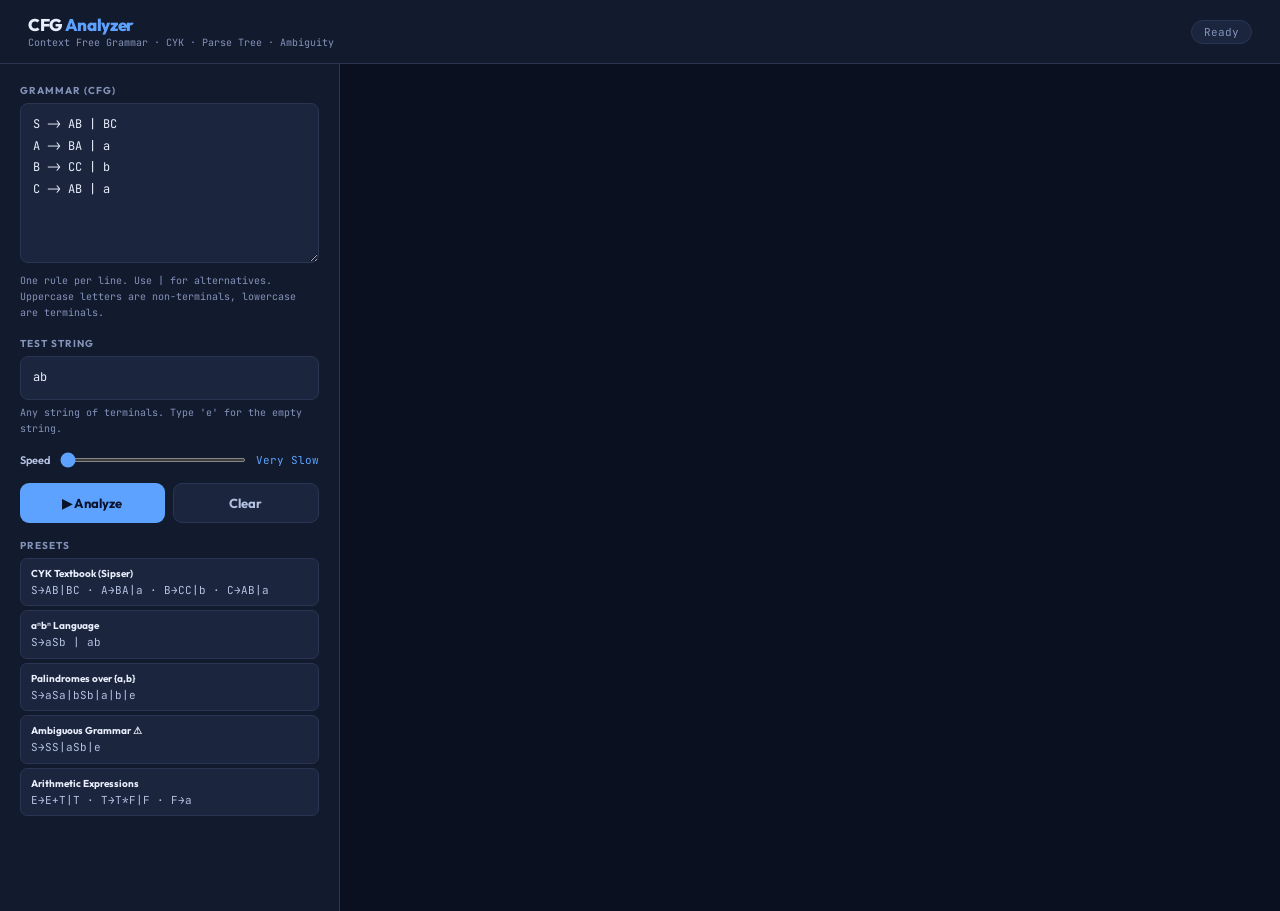
<file: index.html>
﻿<!DOCTYPE html>
<html lang="en">
<head>
<meta charset="UTF-8"/>
<meta name="viewport" content="width=device-width, initial-scale=1.0"/>
<title>CFG Analyzer</title>
<link href="https://fonts.googleapis.com/css2?family=JetBrains+Mono:wght@300;400;500;600&family=Outfit:wght@400;600;700;800&display=swap" rel="stylesheet"/>
<link rel="stylesheet" href="CFG_Analyser_Final.css"/>
</head>
<body>

<div class="topbar">
  <div>
    <div class="logo">CFG <em>Analyzer</em></div>
    <div class="logo-sub">Context Free Grammar · CYK · Parse Tree · Ambiguity</div>
  </div>
  <div id="status-pill" class="status-pill">Ready</div>
</div>

<div class="layout">

  <!-- INPUT PANEL -->
  <div class="input-panel">
    <div>
      <div class="field-label">Grammar (CFG)</div>
      <textarea id="grammar-input" placeholder="S -> AB | BC&#10;A -> BA | a&#10;B -> CC | b&#10;C -> AB | a&#10;&#10;Uppercase = non-terminal&#10;Lowercase = terminal&#10;e or ε = epsilon (empty)"></textarea>
      <div class="hint">One rule per line. Use | for alternatives. Uppercase letters are non-terminals, lowercase are terminals.</div>
    </div>

    <div>
      <div class="field-label">Test String</div>
      <input type="text" id="string-input" placeholder="e.g. baab  (type e for empty ε)" value="baab"/>
      <div class="hint">Any string of terminals. Type 'e' for the empty string.</div>
    </div>

    <div>
      <div class="speed-row">
        <label>Speed</label>
        <input type="range" id="speed-slider" min="1" max="5" value="1" oninput="updateSpeed(this.value)"/>
        <span class="speed-val" id="speed-label">Very Slow</span>
      </div>
    </div>

    <div class="btn-row">
      <button class="btn btn-run" id="run-btn" onclick="runAnalysis()">▶ Analyze</button>
      <button class="btn btn-clear" onclick="clearAll()">Clear</button>
    </div>

    <div id="input-error" class="err" style="display:none"></div>

    <div>
      <div class="field-label">Presets</div>
      <div class="preset-grid">
        <button class="preset-btn" onclick="loadPreset(0)"><span class="preset-name">CYK Textbook (Sipser)</span>S→AB|BC · A→BA|a · B→CC|b · C→AB|a</button>
        <button class="preset-btn" onclick="loadPreset(1)"><span class="preset-name">aⁿbⁿ Language</span>S→aSb | ab</button>
        <button class="preset-btn" onclick="loadPreset(2)"><span class="preset-name">Palindromes over {a,b}</span>S→aSa|bSb|a|b|e</button>
        <button class="preset-btn" onclick="loadPreset(3)"><span class="preset-name">Ambiguous Grammar ⚠</span>S→SS|aSb|e</button>
        <button class="preset-btn" onclick="loadPreset(4)"><span class="preset-name">Arithmetic Expressions</span>E→E+T|T · T→T*F|F · F→a</button>
      </div>
    </div>
  </div>

  <!-- OUTPUT PANEL -->
  <div class="output-panel" id="output-panel">

    <div class="section" id="sec-grammar">
      <div class="section-header">
        <div class="section-num pending" id="num-grammar">G</div>
        <div><div class="section-title">Grammar Analysis</div><div class="section-sub">Parsing your CFG — identifying variables, terminals, productions</div></div>
      </div>
      <div id="grammar-body"></div>
    </div>

    <div class="section" id="sec-cnf">
      <div class="section-header">
        <div class="section-num pending" id="num-cnf">1</div>
        <div><div class="section-title">CNF Conversion</div><div class="section-sub">Transforming grammar into Chomsky Normal Form — required for CYK</div></div>
      </div>
      <div id="cnf-body"></div>
    </div>

    <div class="section" id="sec-cyk">
      <div class="section-header">
        <div class="section-num pending" id="num-cyk">2</div>
        <div><div class="section-title">CYK Parser</div><div class="section-sub">Dynamic programming table filling — O(n³|G|) membership test</div></div>
      </div>
      <div id="cyk-body"></div>
    </div>

    <div class="section" id="sec-tree">
      <div class="section-header">
        <div class="section-num pending" id="num-tree">3</div>
        <div><div class="section-title">Parse Tree</div><div class="section-sub">Derivation tree reconstructed from CYK table</div></div>
      </div>
      <div id="tree-body"></div>
    </div>

    <div class="section" id="sec-amb">
      <div class="section-header">
        <div class="section-num pending" id="num-amb">4</div>
        <div><div class="section-title">Ambiguity Detection</div><div class="section-sub">Searching for a second distinct parse tree</div></div>
      </div>
      <div id="amb-body"></div>
    </div>

  </div>
</div>

<script src="CFG_Analyser_Final.js"></script>
</body>
</html>
</file>
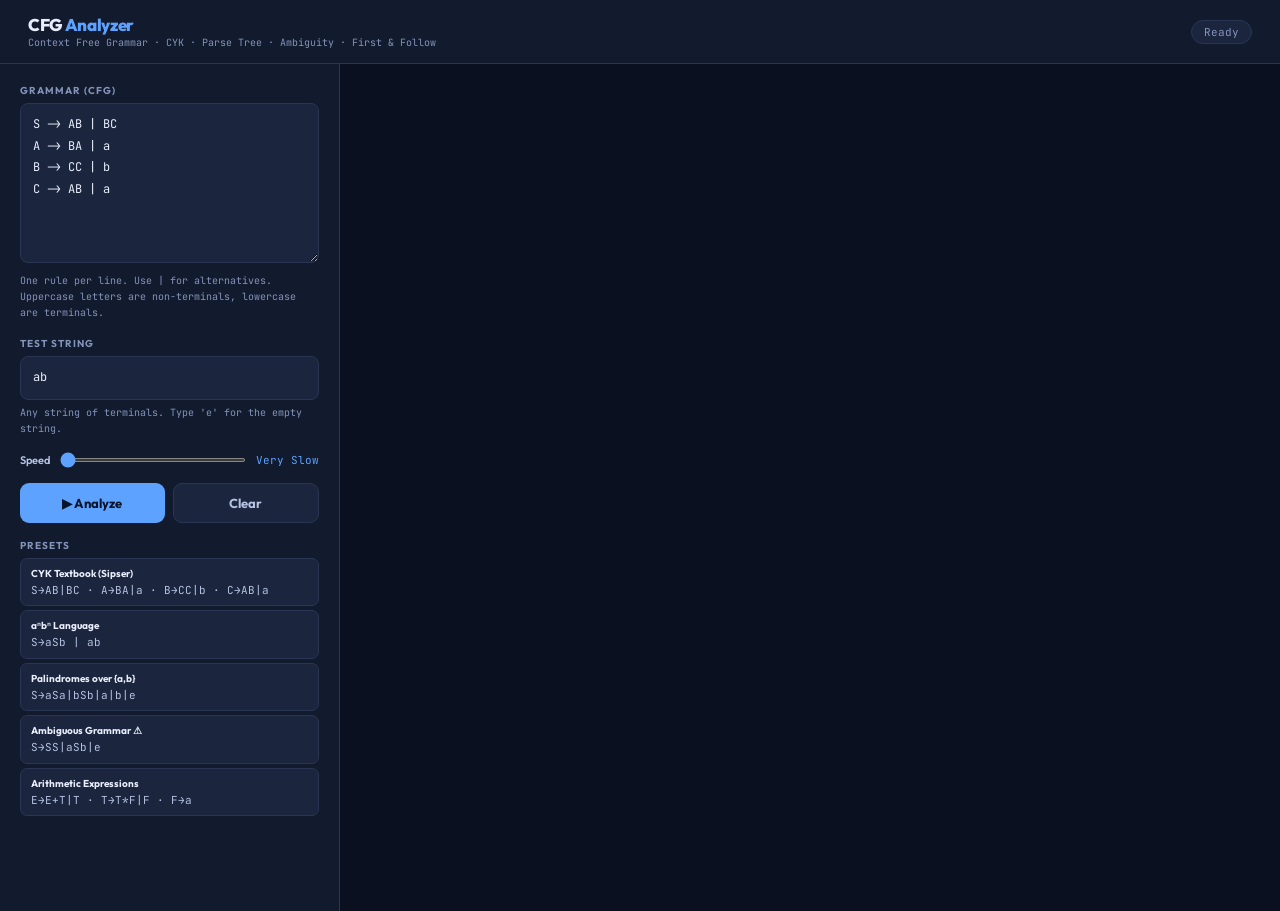
<file: CFG_Analyser_Final.html>
﻿<!DOCTYPE html>
<html lang="en">
<head>
<meta charset="UTF-8"/>
<meta name="viewport" content="width=device-width, initial-scale=1.0"/>
<title>CFG Analyzer</title>
<link href="https://fonts.googleapis.com/css2?family=JetBrains+Mono:wght@300;400;500;600&family=Outfit:wght@400;600;700;800&display=swap" rel="stylesheet"/>
<link rel="stylesheet" href="CFG_Analyser_Final.css"/>
</head>
<body>

<div class="topbar">
  <div>
    <div class="logo">CFG <em>Analyzer</em></div>
    <div class="logo-sub">Context Free Grammar · CYK · Parse Tree · Ambiguity · First &amp; Follow</div>
  </div>
  <div id="status-pill" class="status-pill">Ready</div>
</div>

<div class="layout">

  <!-- INPUT PANEL -->
  <div class="input-panel">
    <div>
      <div class="field-label">Grammar (CFG)</div>
      <textarea id="grammar-input" placeholder="S -> AB | BC&#10;A -> BA | a&#10;B -> CC | b&#10;C -> AB | a&#10;&#10;Uppercase = non-terminal&#10;Lowercase = terminal&#10;e or ε = epsilon (empty)"></textarea>
      <div class="hint">One rule per line. Use | for alternatives. Uppercase letters are non-terminals, lowercase are terminals.</div>
    </div>

    <div>
      <div class="field-label">Test String</div>
      <input type="text" id="string-input" placeholder="e.g. baab  (type e for empty ε)" value="baab"/>
      <div class="hint">Any string of terminals. Type 'e' for the empty string.</div>
    </div>

    <div>
      <div class="speed-row">
        <label>Speed</label>
        <input type="range" id="speed-slider" min="1" max="5" value="1" oninput="updateSpeed(this.value)"/>
        <span class="speed-val" id="speed-label">Very Slow</span>
      </div>
    </div>

    <div class="btn-row">
      <button class="btn btn-run" id="run-btn" onclick="runAnalysis()">▶ Analyze</button>
      <button class="btn btn-clear" onclick="clearAll()">Clear</button>
    </div>

    <div id="input-error" class="err" style="display:none"></div>

    <div>
      <div class="field-label">Presets</div>
      <div class="preset-grid">
        <button class="preset-btn" onclick="loadPreset(0)"><span class="preset-name">CYK Textbook (Sipser)</span>S→AB|BC · A→BA|a · B→CC|b · C→AB|a</button>
        <button class="preset-btn" onclick="loadPreset(1)"><span class="preset-name">aⁿbⁿ Language</span>S→aSb | ab</button>
        <button class="preset-btn" onclick="loadPreset(2)"><span class="preset-name">Palindromes over {a,b}</span>S→aSa|bSb|a|b|e</button>
        <button class="preset-btn" onclick="loadPreset(3)"><span class="preset-name">Ambiguous Grammar ⚠</span>S→SS|aSb|e</button>
        <button class="preset-btn" onclick="loadPreset(4)"><span class="preset-name">Arithmetic Expressions</span>E→E+T|T · T→T*F|F · F→a</button>
      </div>
    </div>
  </div>

  <!-- OUTPUT PANEL -->
  <div class="output-panel" id="output-panel">

    <div class="section" id="sec-grammar">
      <div class="section-header">
        <div class="section-num pending" id="num-grammar">G</div>
        <div><div class="section-title">Grammar Analysis</div><div class="section-sub">Parsing your CFG — identifying variables, terminals, productions</div></div>
      </div>
      <div id="grammar-body"></div>
    </div>

    <div class="section" id="sec-cnf">
      <div class="section-header">
        <div class="section-num pending" id="num-cnf">1</div>
        <div><div class="section-title">CNF Conversion</div><div class="section-sub">Transforming grammar into Chomsky Normal Form — required for CYK</div></div>
      </div>
      <div id="cnf-body"></div>
    </div>

    <div class="section" id="sec-cyk">
      <div class="section-header">
        <div class="section-num pending" id="num-cyk">2</div>
        <div><div class="section-title">CYK Parser</div><div class="section-sub">Dynamic programming table filling — O(n³|G|) membership test</div></div>
      </div>
      <div id="cyk-body"></div>
    </div>

    <div class="section" id="sec-tree">
      <div class="section-header">
        <div class="section-num pending" id="num-tree">3</div>
        <div><div class="section-title">Parse Tree</div><div class="section-sub">Derivation tree reconstructed from CYK table</div></div>
      </div>
      <div id="tree-body"></div>
    </div>

    <div class="section" id="sec-amb">
      <div class="section-header">
        <div class="section-num pending" id="num-amb">4</div>
        <div><div class="section-title">Ambiguity Detection</div><div class="section-sub">Searching for a second distinct parse tree</div></div>
      </div>
      <div id="amb-body"></div>
    </div>

    <div class="section" id="sec-ff">
      <div class="section-header">
        <div class="section-num pending" id="num-ff">5</div>
        <div><div class="section-title">First &amp; Follow Sets</div><div class="section-sub">Computed on original grammar</div></div>
      </div>
      <div id="ff-body"></div>
    </div>

  </div>
</div>

<script src="CFG_Analyser_Final.js"></script>
</body>
</html>
</file>
<file: CFG_Analyser_Final.css>
﻿*{box-sizing:border-box;margin:0;padding:0}
:root{
  --bg:#0b1020;
  --bg2:#121a2d;
  --bg3:#1b253d;
  --border:#2a3554;
  --border2:#3a4a74;
  --text:#e8eefc;
  --text2:#b6c2e3;
  --text3:#8493ba;
  --accent:#5ea2ff;
  --accent2:#79b4ff;
  --green:#34d399;
  --green-bg:#0f2a24;
  --green-border:#1d5b4e;
  --red:#f87171;
  --red-bg:#31161a;
  --red-border:#6d2a33;
  --amber:#fbbf24;
  --amber-bg:#35290f;
  --amber-border:#70531b;
  --blue:#60a5fa;
  --blue-bg:#12223a;
  --blue-border:#274d79;
  --font:'Outfit',sans-serif;
  --mono:'JetBrains Mono',monospace;
}
html,body{min-height:100vh;background:var(--bg);color:var(--text);font-family:var(--mono)}
::-webkit-scrollbar{width:5px}
::-webkit-scrollbar-track{background:var(--bg3)}
::-webkit-scrollbar-thumb{background:var(--border2);border-radius:3px}

/* TOP BAR */
.topbar{background:var(--bg2);border-bottom:1px solid var(--border);padding:14px 28px;display:flex;align-items:center;justify-content:space-between;position:sticky;top:0;z-index:100}
.logo{font-family:var(--font);font-size:17px;font-weight:800;color:var(--text);letter-spacing:-.02em}
.logo em{color:var(--accent);font-style:normal}
.logo-sub{font-size:10px;color:var(--text3);font-family:var(--mono);margin-top:1px}
.status-pill{font-size:11px;padding:4px 12px;border-radius:20px;font-family:var(--mono);background:var(--bg3);color:var(--text3);border:1px solid var(--border)}
.status-pill.running{background:var(--blue-bg);color:var(--blue);border-color:var(--blue-border)}
.status-pill.done{background:var(--green-bg);color:var(--green);border-color:var(--green-border)}

/* MAIN LAYOUT */
.layout{display:grid;grid-template-columns:340px 1fr;min-height:calc(100vh - 53px)}

/* INPUT PANEL */
.input-panel{background:var(--bg2);border-right:1px solid var(--border);padding:20px;display:flex;flex-direction:column;gap:16px;position:sticky;top:53px;height:calc(100vh - 53px);overflow-y:auto}
.field-label{font-family:var(--font);font-size:10px;font-weight:700;color:var(--text3);letter-spacing:.1em;text-transform:uppercase;margin-bottom:6px}
textarea,input[type=text]{width:100%;background:var(--bg3);border:1.5px solid var(--border);border-radius:8px;color:var(--text);font-family:var(--mono);font-size:12px;padding:10px 12px;outline:none;transition:border .2s;resize:vertical;line-height:1.8}
textarea:focus,input[type=text]:focus{border-color:var(--accent);background:#1f2a45}
textarea{min-height:160px}
.hint{font-size:10px;color:var(--text3);margin-top:5px;line-height:1.6}

/* SPEED CONTROL */
.speed-row{display:flex;align-items:center;gap:10px}
.speed-row label{font-size:11px;color:var(--text2);font-family:var(--font);font-weight:600;white-space:nowrap}
input[type=range]{flex:1;accent-color:var(--accent);height:4px}
.speed-val{font-size:11px;color:var(--accent);font-family:var(--mono);min-width:28px;text-align:right}

/* BUTTONS */
.btn{font-family:var(--font);font-size:13px;font-weight:700;padding:11px 20px;border-radius:9px;cursor:pointer;border:none;transition:all .18s;letter-spacing:.01em;width:100%}
.btn-run{background:var(--accent);color:#09142a}
.btn-run:hover{background:var(--accent2);transform:translateY(-1px);box-shadow:0 4px 14px rgba(79,70,229,.3)}
.btn-run:disabled{background:var(--border2);color:var(--text3);transform:none;box-shadow:none;cursor:not-allowed}
.btn-clear{background:var(--bg3);color:var(--text2);border:1.5px solid var(--border)}
.btn-clear:hover{background:var(--border);color:var(--text)}
.btn-row{display:flex;gap:8px}
.btn-row .btn{flex:1}

/* PRESETS */
.preset-grid{display:flex;flex-direction:column;gap:4px}
.preset-btn{font-size:11px;padding:7px 10px;border-radius:7px;background:var(--bg3);border:1.5px solid var(--border);color:var(--text2);cursor:pointer;text-align:left;font-family:var(--mono);transition:all .15s;line-height:1.5}
.preset-btn:hover{border-color:var(--accent);color:var(--accent);background:var(--blue-bg)}
.preset-name{display:block;font-family:var(--font);font-size:10px;font-weight:700;color:var(--text);margin-bottom:1px}

/* ERROR */
.err{background:var(--red-bg);border:1.5px solid var(--red-border);border-radius:8px;padding:9px 12px;font-size:11px;color:var(--red);line-height:1.6}

/* OUTPUT PANEL */
.output-panel{padding:24px 32px;display:flex;flex-direction:column;gap:0}

/* SECTION BLOCK */
.section{margin-bottom:32px;opacity:0;transform:translateY(8px);transition:opacity .4s,transform .4s}
.section.visible{opacity:1;transform:translateY(0)}
.section-header{display:flex;align-items:center;gap:10px;margin-bottom:14px;padding-bottom:10px;border-bottom:1.5px solid var(--border)}
.section-num{width:26px;height:26px;border-radius:50%;background:var(--accent);color:#09142a;display:flex;align-items:center;justify-content:center;font-family:var(--font);font-size:11px;font-weight:700;flex-shrink:0}
.section-num.done{background:var(--green)}
.section-num.pending{background:var(--bg3);color:var(--text3);border:1.5px solid var(--border)}
.section-title{font-family:var(--font);font-size:15px;font-weight:700;color:var(--text)}
.section-sub{font-size:10px;color:var(--text3);font-family:var(--mono);margin-top:1px}

/* COMPUTING INDICATOR */
.computing{display:flex;align-items:center;gap:8px;font-size:12px;color:var(--text3);font-family:var(--mono);padding:8px 0}
.dots span{animation:blink 1.2s infinite;display:inline-block}
.dots span:nth-child(2){animation-delay:.2s}
.dots span:nth-child(3){animation-delay:.4s}
@keyframes blink{0%,80%,100%{opacity:.2}40%{opacity:1}}

/* LOG LINE */
.log{display:flex;flex-direction:column;gap:3px;margin:8px 0}
.log-line{font-size:12px;font-family:var(--mono);padding:5px 10px;border-radius:6px;border-left:3px solid transparent;line-height:1.6;opacity:0;transform:translateX(-6px);transition:opacity .25s,transform .25s}
.log-line.show{opacity:1;transform:translateX(0)}
.log-line.info{border-left-color:var(--border2);color:var(--text2);background:var(--bg3)}
.log-line.added{border-left-color:var(--green);color:var(--green);background:var(--green-bg)}
.log-line.removed{border-left-color:var(--red);color:var(--red);background:var(--red-bg);text-decoration:line-through}
.log-line.changed{border-left-color:var(--amber);color:var(--amber);background:var(--amber-bg)}
.log-line.highlight{border-left-color:var(--accent);color:var(--accent);background:var(--blue-bg);font-weight:500}
.log-line.result{border-left-color:var(--green);color:var(--text);background:var(--green-bg);font-weight:500}

/* STAGE CARD */
.stage-card{background:var(--bg2);border:1.5px solid var(--border);border-radius:10px;padding:14px 16px;margin-bottom:10px;opacity:0;transform:translateY(6px);transition:opacity .3s,transform .3s,border-color .3s}
.stage-card.show{opacity:1;transform:translateY(0)}
.stage-card.active{border-color:var(--accent);background:var(--blue-bg)}
.stage-card.complete{border-color:var(--green-border);background:var(--green-bg)}
.stage-title{font-family:var(--font);font-size:12px;font-weight:700;color:var(--text);margin-bottom:6px;display:flex;align-items:center;gap:7px}
.stage-badge{font-size:9px;padding:2px 7px;border-radius:10px;font-family:var(--mono)}
.sb-running{background:var(--blue-bg);color:var(--blue);border:1px solid var(--blue-border)}
.sb-done{background:var(--green-bg);color:var(--green);border:1px solid var(--green-border)}
.sb-pending{background:var(--bg3);color:var(--text3);border:1px solid var(--border)}
.stage-desc{font-size:11px;color:var(--text2);line-height:1.6;margin-bottom:8px}

/* CYK TABLE */
.cyk-wrap{overflow-x:auto;margin:10px 0}
table.cyk{border-collapse:collapse;font-family:var(--mono);font-size:12px}
table.cyk th{background:var(--bg3);color:var(--text2);font-size:10px;letter-spacing:.06em;text-transform:uppercase;padding:8px 12px;border:1.5px solid var(--border);text-align:center;font-family:var(--font);font-weight:700}
table.cyk td{border:1.5px solid var(--border);padding:9px 12px;text-align:center;min-width:72px;vertical-align:middle;background:var(--bg3);color:var(--text3);font-style:italic;transition:all .5s;font-size:11px}
table.cyk td.filled{background:#1f2a45;border-color:var(--border2);color:var(--text);font-style:normal}
table.cyk td.computing-cell{background:var(--blue-bg);border-color:var(--accent);animation:cellPulse .6s ease infinite}
table.cyk td.acc{background:var(--green-bg);border-color:var(--green-border);color:var(--green);font-weight:600;font-style:normal}
table.cyk td.just-filled{animation:cellPop .5s ease}
@keyframes cellPulse{0%,100%{opacity:.6}50%{opacity:1}}
@keyframes cellPop{0%{transform:scale(.7);background:var(--blue-bg)}60%{transform:scale(1.08)}100%{transform:scale(1)}}
.cyk-tag{display:inline-block;padding:1px 6px;border-radius:4px;background:rgba(79,70,229,.1);color:var(--accent);font-size:11px;margin:1px;border:1px solid rgba(79,70,229,.2)}
.cyk-tag.s-tag{background:var(--green-bg);color:var(--green);border-color:var(--green-border)}

/* CYK LOG — shows computation reasoning */
.cyk-log{background:var(--bg3);border:1.5px solid var(--border);border-radius:8px;padding:10px 12px;margin-top:10px;max-height:180px;overflow-y:auto;font-size:11px;font-family:var(--mono);line-height:1.9;color:var(--text2)}
.cyk-log-line{padding:1px 0;border-bottom:1px solid var(--border);opacity:0;transition:opacity .2s}
.cyk-log-line.show{opacity:1}
.cyk-log-line:last-child{border:none}
.cyk-log-line .found{color:var(--green);font-weight:500}
.cyk-log-line .checking{color:var(--blue)}
.cyk-log-line .result-log{color:var(--accent);font-weight:500}

/* VERDICT */
.verdict{display:flex;align-items:center;gap:14px;padding:16px 20px;border-radius:10px;margin-bottom:16px}
.verdict.acc{background:var(--green-bg);border:1.5px solid var(--green-border)}
.verdict.rej{background:var(--red-bg);border:1.5px solid var(--red-border)}
.v-icon{font-size:26px}
.v-title{font-family:var(--font);font-size:16px;font-weight:800}
.verdict.acc .v-title{color:var(--green)}
.verdict.rej .v-title{color:var(--red)}
.v-sub{font-size:11px;color:var(--text3);margin-top:2px;font-family:var(--mono)}

/* PARSE TREE */
.tree-svg-wrap{overflow:auto;background:var(--bg2);border:1.5px solid var(--border);border-radius:10px;padding:16px}
svg.ptree{font-family:var(--mono);overflow:visible;display:block}
.ptree-edge{stroke:var(--border2);stroke-width:1.5;fill:none;opacity:0;transition:opacity .3s}
.ptree-edge.show{opacity:1}
.ptree-node{opacity:0;transition:opacity .3s,transform .3s}
.ptree-node.show{opacity:1}

/* DERIVATION STEPS */
.deriv-steps{display:flex;flex-direction:column;gap:2px;background:var(--bg2);border:1.5px solid var(--border);border-radius:10px;padding:14px 16px;margin-top:12px}
.deriv-row{display:flex;align-items:baseline;gap:10px;font-size:12px;font-family:var(--mono);padding:3px 0;border-bottom:1px solid var(--bg3);opacity:0;transition:opacity .3s}
.deriv-row.show{opacity:1}
.deriv-row:last-child{border:none}
.deriv-arrow{color:var(--text3);min-width:20px;font-size:11px}
.deriv-str{color:var(--text)}
.deriv-str .nt{color:var(--accent);font-weight:500}
.deriv-str .tm{color:var(--green)}

/* AMBIGUITY */
.amb-grid{display:grid;grid-template-columns:1fr 1fr;gap:16px;margin-top:12px}
.amb-tree-card{background:var(--bg2);border:1.5px solid var(--border);border-radius:10px;padding:14px}
.amb-tree-title{font-family:var(--font);font-size:10px;font-weight:700;color:var(--text3);letter-spacing:.1em;text-transform:uppercase;margin-bottom:10px}

/* FF TABLE */
table.ff{width:100%;border-collapse:collapse;font-family:var(--mono);font-size:12px}
table.ff th{background:var(--bg3);color:var(--text2);font-size:10px;padding:9px 14px;border:1.5px solid var(--border);text-align:left;font-family:var(--font);font-weight:700;letter-spacing:.05em;text-transform:uppercase}
table.ff td{border:1.5px solid var(--border);padding:9px 14px;background:var(--bg2);vertical-align:top}
table.ff tr:hover td{background:var(--bg3)}
.var-name{color:var(--accent);font-weight:600}
.ff-set{display:flex;flex-wrap:wrap;gap:4px}
.ff-tok{display:inline-block;padding:2px 8px;border-radius:8px;font-size:11px;font-family:var(--mono)}
.ft-t{background:var(--green-bg);color:var(--green);border:1px solid var(--green-border)}
.ft-e{background:var(--red-bg);color:var(--red);border:1px solid var(--red-border)}
.ft-d{background:var(--amber-bg);color:var(--amber);border:1px solid var(--amber-border)}

/* GRAMMAR INFO STRIP */
.grammar-strip{display:flex;gap:12px;flex-wrap:wrap;padding:10px 14px;background:var(--bg3);border-radius:8px;border:1.5px solid var(--border);font-size:11px;font-family:var(--mono)}
.gs-item{display:flex;gap:5px;align-items:center}
.gs-label{color:var(--text3)}
.gs-val{color:var(--text);font-weight:500}
.gs-val.g{color:var(--green)}
.gs-val.a{color:var(--accent)}

/* CHECKMARK */
.check{display:inline-flex;align-items:center;justify-content:center;width:18px;height:18px;border-radius:50%;background:var(--green);color:#fff;font-size:10px;flex-shrink:0}
.next-btn-wrap{display:flex;align-items:center;gap:12px;margin:12px 0;padding:10px 16px;background:var(--blue-bg);border:1.5px solid var(--blue-border);border-radius:9px;animation:fadeIn .3s ease}
@keyframes fadeIn{from{opacity:0;transform:translateY(4px)}to{opacity:1;transform:translateY(0)}}
.next-btn{font-family:var(--font);font-size:12px;font-weight:700;padding:8px 20px;border-radius:7px;cursor:pointer;border:none;background:var(--accent);color:#09142a;transition:all .15s;letter-spacing:.02em;white-space:nowrap}
.next-btn:hover{background:var(--accent2);transform:translateY(-1px);box-shadow:0 3px 10px rgba(79,70,229,.3)}
.next-btn:active{transform:scale(.97)}
.next-hint{font-size:11px;color:var(--blue);font-family:var(--mono);line-height:1.5}
</file>
